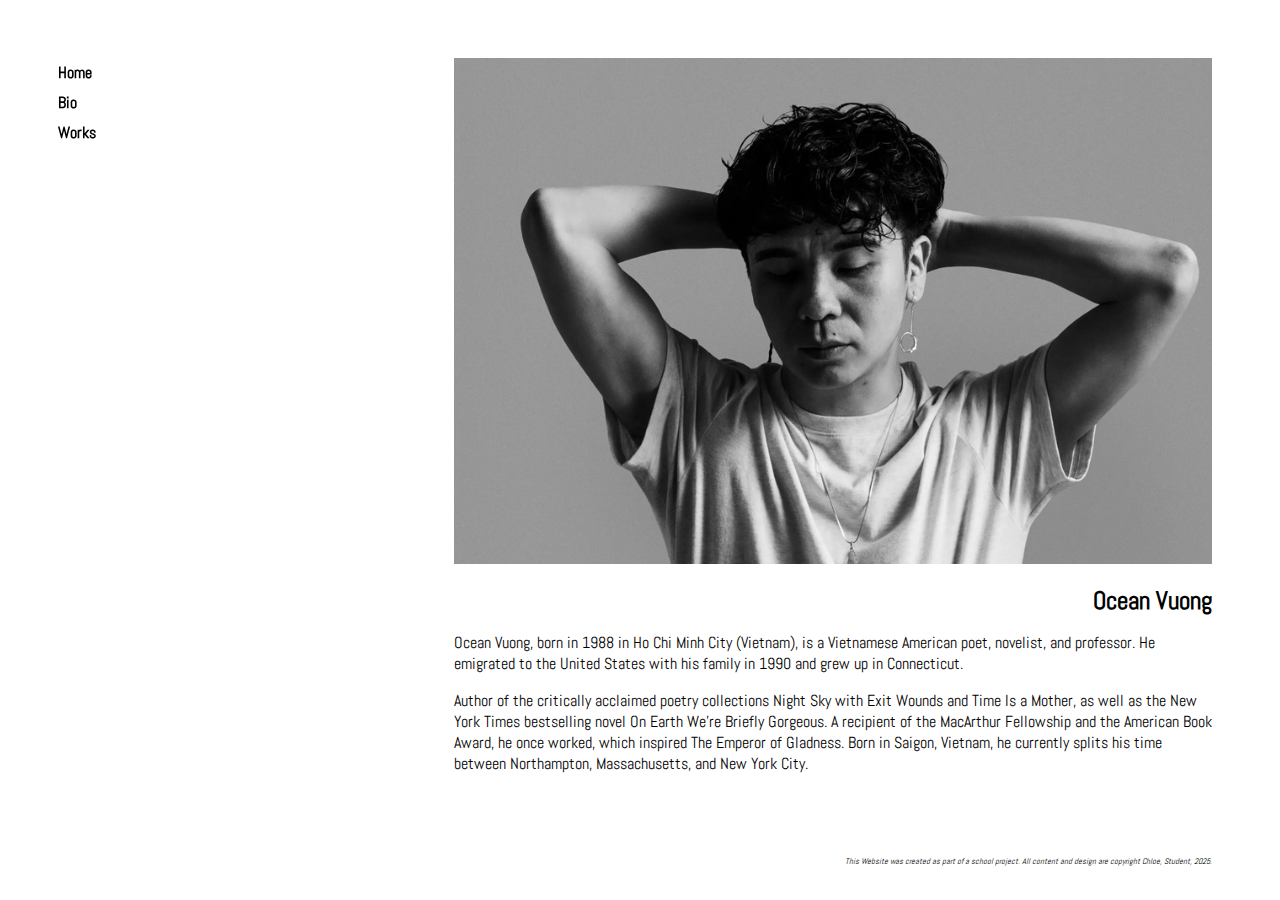
<file: index.html>
<!DOCTYPE html>
<html lang="en">
<head>
    <title>Ocean Vuong</title>
    <meta charset="UTF-8">
    <meta name="viewport" content="width=device-width, initial-scale=1.0">

    <!--Meta Description for SEO-->
    <meta name="description"content="Explore the work of Ocean Vuong, award-winning poet and novelist, author of 'On Earth We're Briefly Gorgeous' and 'Time Is a Mother'.">

    <!--Open graph from social sharing-->
    <meta property="og:title" content="Ocean Vuong">
    <meta property="og:description" content="Ocean Vuong is an award winning poet and novelist whose lyircal works, including 'On Earth We're Briefly Gorgeous' and 'Time Is a Mother', explore love, loss and identity with profound beauty.">
    <meta name="author" content="Chloe">
    <meta name="copyright" content="Chloe, Student Project, 2025">

    <!--External Stylesheet-->
    <link rel="Stylesheet" href="default.css">

    <link rel="preconnect" href="https://fonts.googleapis.com">
    <link rel="preconnect" href="https://fonts.gstatic.com" crossorigin>
    <link href="https://fonts.googleapis.com/css2?family=Abel&display=swap" rel="stylesheet">
    
</head>
<body>
    <!--Navigation-->

    <nav>
    <a href="index.html">Home</a><br>
    <a href="bio.html">Bio</a><br>
    <a href="works.html">Works</a>
    </nav>

    <!--Main Wrapper-->
    <div id="wrapper">

    <header>
    <img src="Home.jpg" alt="Portrait of Ocean Vuong">
     <h1>Ocean Vuong</h1>
     </header>

     <!--Main Content-->
     <main>
        <article>
        <p>Ocean Vuong, born in 1988 in Ho Chi Minh City (Vietnam), is a Vietnamese American poet, novelist, and professor. He emigrated to the United States with his family in 1990 and grew up in Connecticut.
        </p>
        <p>Author of the critically acclaimed poetry collections Night Sky with Exit Wounds and Time Is a Mother, as well as the New York Times bestselling novel On Earth We’re Briefly Gorgeous. A recipient of the MacArthur Fellowship and the American Book Award, he once worked, which inspired The Emperor of Gladness. Born in Saigon, Vietnam, he currently splits his time between Northampton, Massachusetts, and New York City.
        </p>
        </article>
     
    </main>
     <footer>
        <small><em>This Website was created as part of a school project. All content and design are copyright Chloe, Student, 2025.</em></small>

     </footer>
    </div>

</body>
</html>
</file>
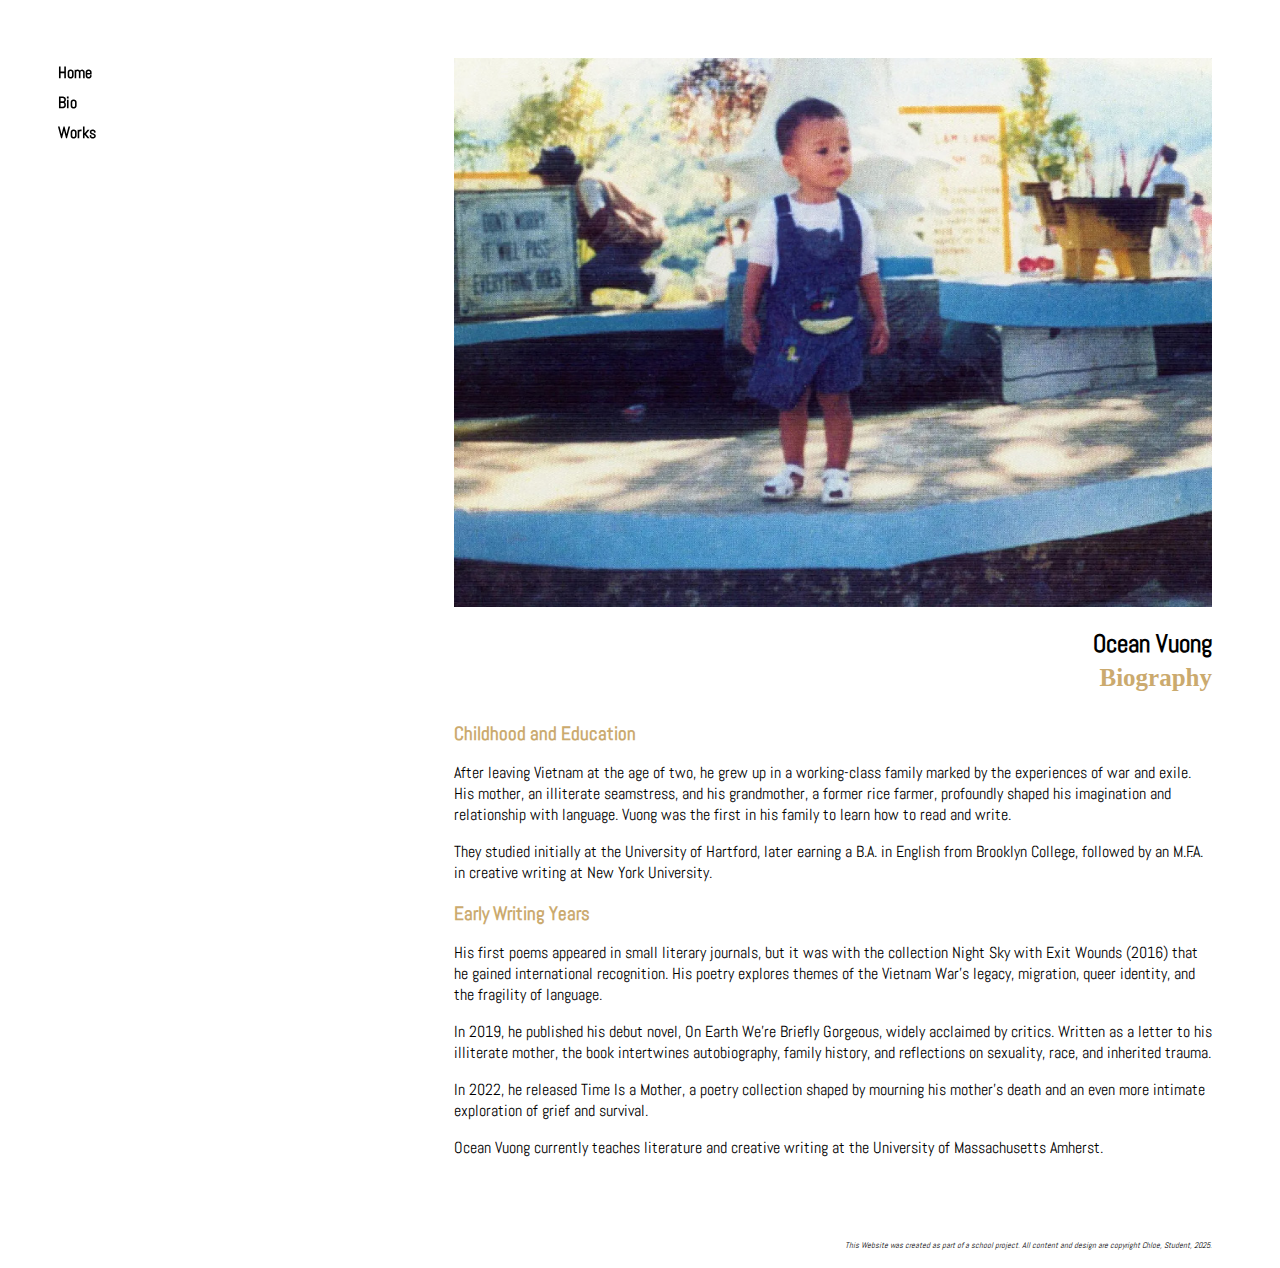
<file: bio.html>
<!DOCTYPE html>
<html lang="en">
<head>

<title>Ocean Vuong</title>
    <meta charset="UTF-8">
    <meta name="viewport" content="width=device-width, initial-scale=1.0">

    <!--Meta Description for SEO-->
    <meta name="description"content="Explore the work of Ocean Vuong, award-winning poet and novelist, author of 'On Earth We're Briefly Gorgeous' and 'Time Is a Mother'.">

    <!--Open graph from social sharing-->
    <meta property="og:title" content="Ocean Vuong">
    <meta property="og:description" content="Ocean Vuong is an award winning poet and novelist whose lyircal works, including 'On Earth We're Briefly Gorgeous' and 'Time Is a Mother', explore love, loss and identity with profound beauty.">
    <meta name="author" content="Chloe">
    <meta name="copyright" content="Chloe, Student Project, 2025">

    <!--External Stylesheet-->
    <link rel="Stylesheet" href="default.css">
    
    <link rel="preconnect" href="https://fonts.googleapis.com">
    <link rel="preconnect" href="https://fonts.gstatic.com" crossorigin>
    <link href="https://fonts.googleapis.com/css2?family=Abel&display=swap" rel="stylesheet">

</head>


<body>
    <!--Navigation-->

    <nav>
    <a href="index.html">Home</a><br>
    <a href="bio.html">Bio</a><br>
    <a href="works.html">Works</a>

    </nav>

    <div id="wrapper">
        <header>
        <img src="Bio.jpg" alt="Potrait of Ocean Vuong">
        <h1>Ocean Vuong</h1>
        <h2>Biography</h2>

        </header>

        <article>

            <h3>Childhood and Education</h3>
            <p>After leaving Vietnam at the age of two, he grew up in a working-class family marked by the experiences of war and exile. His mother, an illiterate seamstress, and his grandmother, a former rice farmer, profoundly shaped his imagination and relationship with language. Vuong was the first in his family to learn how to read and write.</p>

            <p>They studied initially at the University of Hartford, later earning a B.A. in English from Brooklyn College, followed by an M.F.A. in creative writing at New York University.</p>

            <h3>Early Writing Years</h3>
            <p>His first poems appeared in small literary journals, but it was with the collection Night Sky with Exit Wounds (2016) that he gained international recognition. His poetry explores themes of the Vietnam War’s legacy, migration, queer identity, and the fragility of language.</p>

            <p>In 2019, he published his debut novel, On Earth We’re Briefly Gorgeous, widely acclaimed by critics. Written as a letter to his illiterate mother, the book intertwines autobiography, family history, and reflections on sexuality, race, and inherited trauma.</p>

            <p>In 2022, he released Time Is a Mother, a poetry collection shaped by mourning his mother’s death and an even more intimate exploration of grief and survival.</p>

            <p>Ocean Vuong currently teaches literature and creative writing at the University of Massachusetts Amherst.</p>

        </article>

        <!--Footer-->
        <footer>
        <small><em>This Website was created as part of a school project. All content and design are copyright Chloe, Student, 2025.</em></small>
        </footer>
    </div>
</body>
</html>
</file>
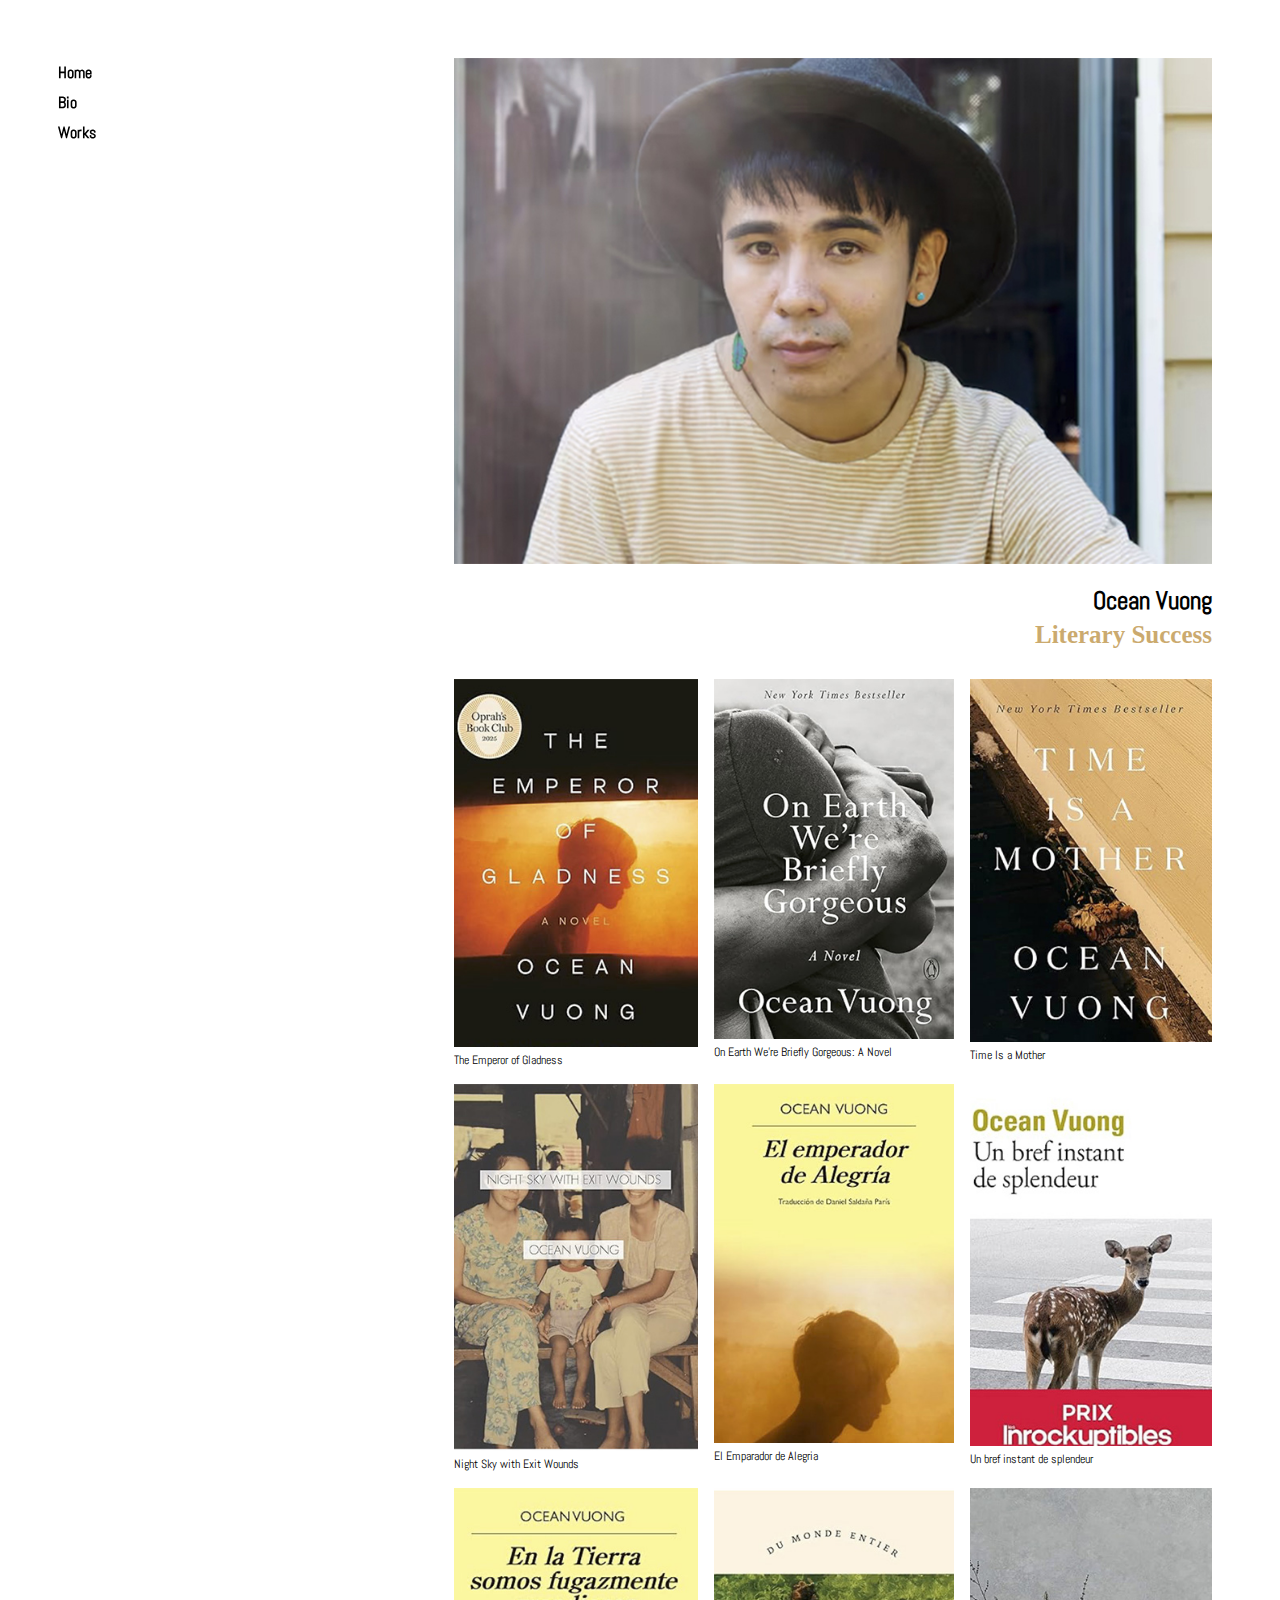
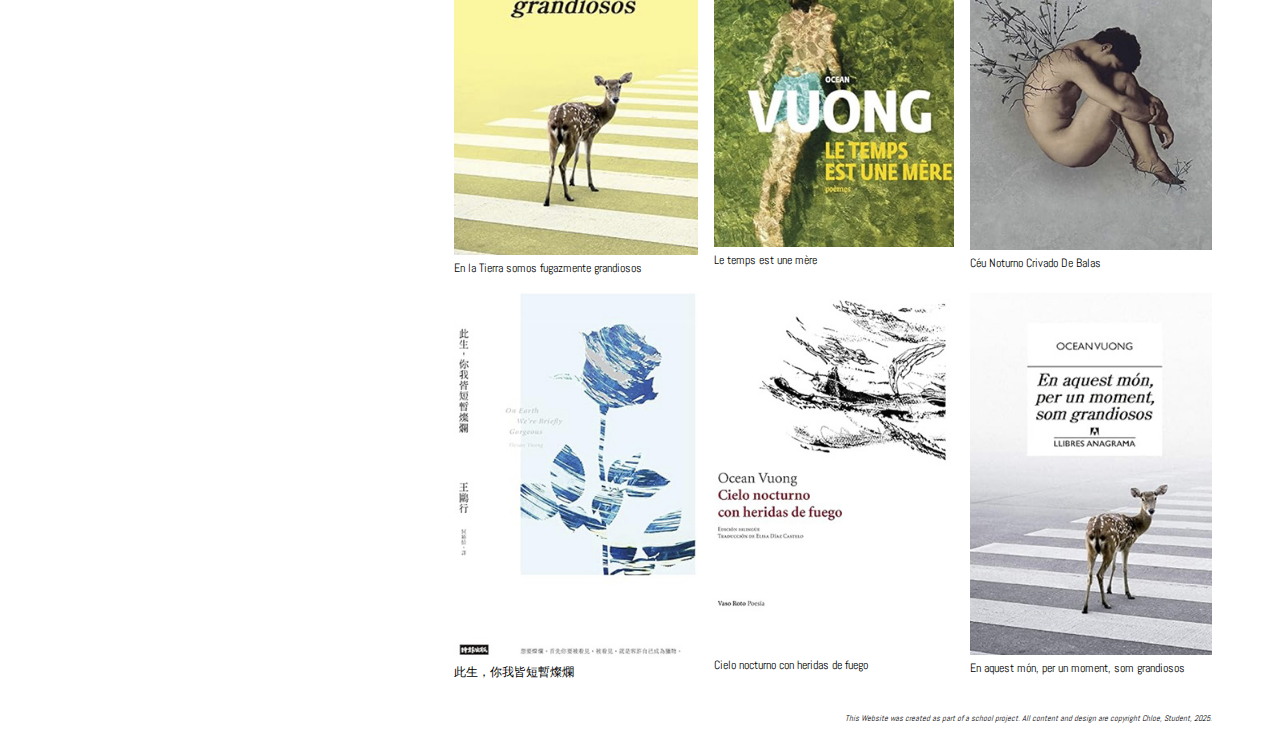
<file: works.html>
<!DOCTYPE html>
<html lang="en">
<head>
    <meta charset="UTF-8">
    <meta name="viewport" content="width=device-width, initial-scale=1.0">
    <title>Ocean Vuong</title>

    <!--Meta Description for SEO-->
    <meta name="description"content="Explore the work of Ocean Vuong, award-winning poet and novelist, author of 'On Earth We're Briefly Gorgeous' and 'Time Is a Mother'.">

    <!--Open graph from social sharing-->
    <meta property="og:title" content="Ocean Vuong">
    <meta property="og:description" content="Ocean Vuong is an award winning poet and novelist whose lyircal works, including 'On Earth We're Briefly Gorgeous' and 'Time Is a Mother', explore love, loss and identity with profound beauty.">
    <meta name="author" content="Chloe">
    <meta name="copyright" content="Chloe, Student Project, 2025">

    <!--External Stylesheet-->
    <link rel="Stylesheet" href="default.css">

    <link rel="preconnect" href="https://fonts.googleapis.com">
    <link rel="preconnect" href="https://fonts.gstatic.com" crossorigin>
    <link href="https://fonts.googleapis.com/css2?family=Abel&display=swap" rel="stylesheet">
    
</head>
<body>
    <!--Navigation-->

    <nav>
    <a href="index.html">Home</a><br>
    <a href="bio.html">Bio</a><br>
    <a href="works.html">Works</a>

    </nav>

    <div id="wrapper">
        <header>
        <img src="work.jpg" alt="Books by Ocean Vuong" loading="lazy">
        <h1>Ocean Vuong</h1>
        <h2>Literary Success</h2>
        </header>

        <section>
            <article>
                <div class="books">
                    <figure>
                        <img src="Emperor.jpg" alt="The Emperor of Gladness" loading="lazy">
                        <figcaption>The Emperor of Gladness</figcaption>
                    </figure>

                    <figure>
                        <img src="Earth.jpg" alt="On Earth We're Briefly Gorgeous: A Novel" loading="lazy">
                        <figcaption>On Earth We're Briefly Gorgeous: A Novel</figcaption>
                    </figure>

                    <figure>
                        <img src="Mother.jpg" alt="Time Is a Mother" loading="lazy">
                        <figcaption>Time Is a Mother</figcaption>
                    </figure>

                    <figure>
                        <img src="Wounds.jpg" alt="Night Sky With Exit Wounds" loading="lazy">
                        <figcaption>Night Sky with Exit Wounds</figcaption>
                    </figure>

                    <figure>
                        <img src="Emperador.jpg" alt="El Emparador de Alegria" loading="lazy">
                        <figcaption>El Emparador de Alegria</figcaption>
                    </figure>

                    <figure>
                        <img src="splendeur.jpg" alt="Un bref instant de splendeur" loading="lazy">
                        <figcaption>Un bref instant de splendeur</figcaption>
                    </figure>

                    <figure>
                        <img src="Tierra.jpg" alt="En la Tierra somos fugazmente grandiosos" loading="lazy">
                        <figcaption>En la Tierra somos fugazmente grandiosos</figcaption>
                    </figure>

                    <figure>
                        <img src="mere.jpg" alt="Le temps est une mère" loading="lazy">
                        <figcaption>Le temps est une mère</figcaption>
                    </figure>

                    <figure>
                        <img src="Balas.jpg" alt="Céu Noturno Crivado De Balas" loading="lazy">
                        <figcaption>Céu Noturno Crivado De Balas</figcaption>
                    </figure>

                    <figure>
                        <img src="ChineseED.jpg" alt="此生，你我皆短暫燦爛" loading="lazy">
                        <figcaption>此生，你我皆短暫燦爛</figcaption>
                    </figure>

                    <figure>
                        <img src="Heridas.jpg" alt="Cielo nocturno con heridas de fuego" loading="lazy">
                        <figcaption>Cielo nocturno con heridas de fuego</figcaption>
                    </figure>

                    <figure>
                        <img src="aquest.jpg" alt="En aquest món, per un moment, som grandiosos" loading="lazy">
                        <figcaption>En aquest món, per un moment, som grandiosos</figcaption>
                    </figure>

                </div>

            </article>
        </section>
        <footer>
        <small><em>This Website was created as part of a school project. All content and design are copyright Chloe, Student, 2025.</em></small>
        </footer>

    </div>
</body>
</html>
</file>
<file: default.css>
body {

    font-family: "Abel", sans-serif;
    font-weight: 400;
    font-style: normal;
}

header h2{
    font-family:cursive;
}

#wrapper {

    margin-top: 0px;
    float: right;
    width: 60%;
    margin-right: 60px;
}

header h1{
    text-align: right;
    font-size: 25px;
    margin-bottom: 5px;
}

header h2{
    margin-top: 0px;
    margin-bottom: 30px;
    text-align: right;
    font-size: 25px;
    color: rgb(203, 170, 110);
}

header h3{
    margin-top: 0px;
    margin-bottom: 10px;
    text-align: left;
    font-size: 20px;
    color: rgb(203, 170, 110);
}

header img{
    margin-top: 50px;
    width: 100%;
}

nav{
    margin-top: 50px;
    margin-left: 50px;
    float: left;
    width: 15%;
    line-height: 30px;
    position: fixed;
}

nav a{
    text-decoration: none;
    color: black;
    font-weight: bold;
}

nav a:hover{
    color: rgb(203, 170, 110);
}

section{
    margin-bottom: 30px;
    text-align: justify;
}

article p:last-child{
    margin-bottom: 80px;
}

article h3{
    margin-bottom: 10px;
    color: rgb(203, 170, 110);
}

footer{
    margin-top: 20px;
    min-height: 30px;
    font-size: 10px;
    font-weight: lighter;
    text-align: right;
    font-style: italic;
}

footer a{
    text-decoration: none;
    color: black;
}

/* within class therefore use . before typing the class name*/ 
.books{
    display: grid;
    grid-template-columns: auto auto auto;
    max-width: 100%;
    gap: 16px;
}

.books img{
    display: block;
    width: 100%;
    height: auto;
}

.books > div{
    text-align: center;
    padding: 10px;
}

.books figure{
    margin: 0;
}

/* configure all 3 at the same time */
article figure figcaption{
    margin-top: 5px;
    font-size: 12px;
}

table img{
    max-width: 100%;
    max-height: 100%;
}

@media (max-width: 480px) {

        nav{
            margin: 0 auto;
            margin-bottom: 50px;
            width: 100%;
            box-sizing: border-box;
            padding: 10px 0;
            line-height: 30px;
            position: relative;
            display: flex;
            justify-content: space-around;
            align-items: center;
            flex-wrap: wrap;
            border-bottom: 4px solid #000;
            background: #000;
            z-index: 1000;
            color: white;

        }

        nav a {
            color: white;
        }

        h1 {
            margin-top: 50px;
        }

        #wrapper {

            margin-top: 50px;
            position: relative;
            width: 90%;
            margin: 0 auto;
            float: none;
        }

        footer {
            margin-top: 40px;
            font-size: 12px;
        }

        .books {
            grid-template-columns: auto auto;
            gap: 16px;
        }

}
</file>
